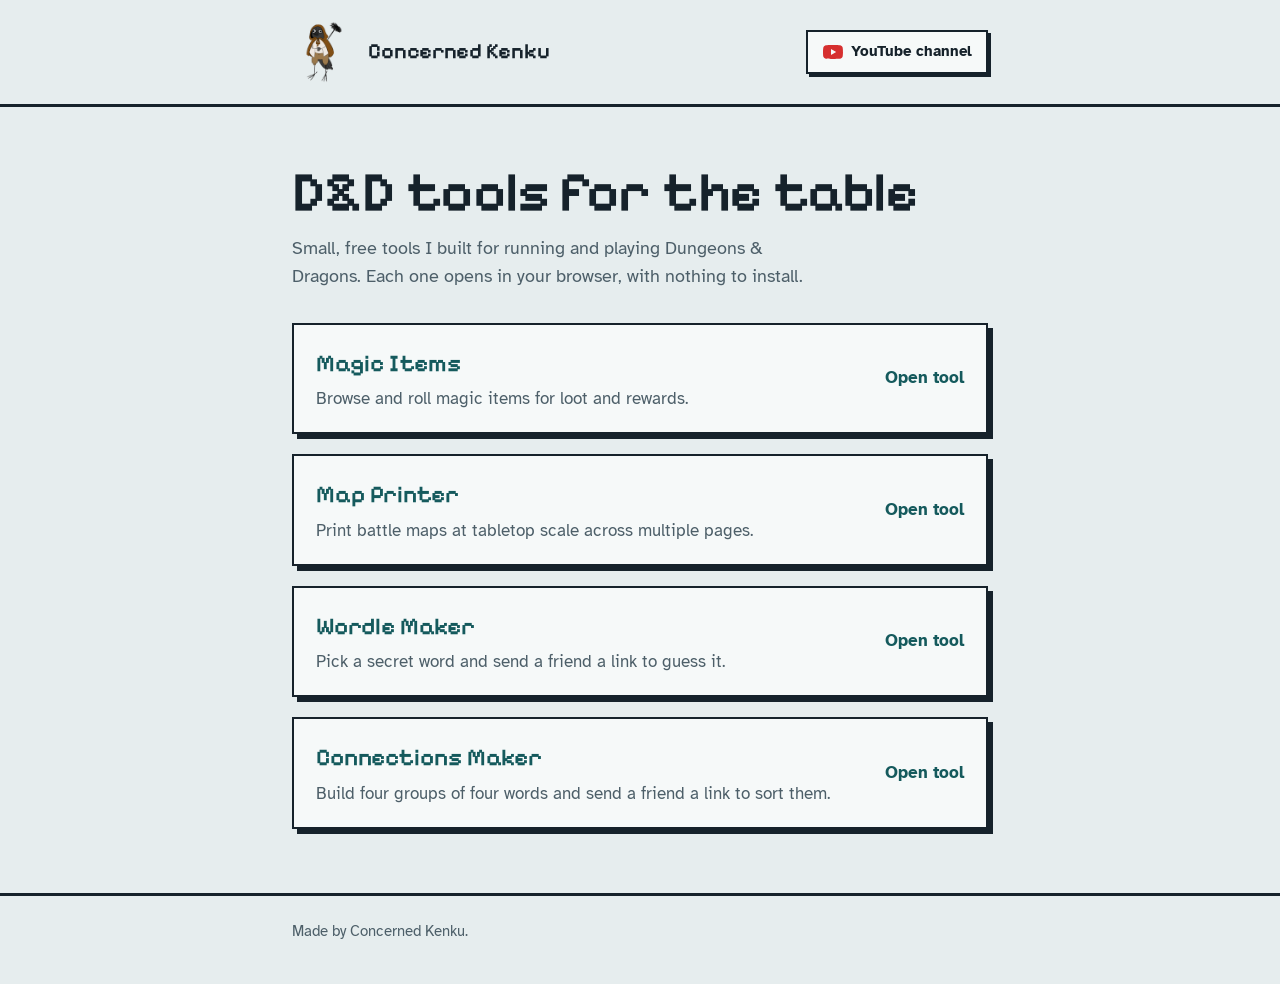
<file: index.html>
<!DOCTYPE html>
<html lang="en">
<head>
  <meta charset="utf-8">
  <meta name="viewport" content="width=device-width, initial-scale=1">
  <title>Concerned Kenku – D&amp;D Tools</title>
  <meta name="description" content="Free tools for Dungeons &amp; Dragons games, made by Concerned Kenku.">
  <link rel="icon" href="assets/kenkutrim.png">
  <link rel="preconnect" href="https://fonts.googleapis.com">
  <link rel="preconnect" href="https://fonts.gstatic.com" crossorigin>
  <link href="https://fonts.googleapis.com/css2?family=Atkinson+Hyperlegible:wght@400;700&family=Pixelify+Sans:wght@500;600&display=swap" rel="stylesheet">
  <link rel="stylesheet" href="assets/style.css">
</head>
<body>

  <header class="site-header">
    <div class="wrap">
      <a class="brand" href="./">
        <img src="assets/kenkutrim.png" alt="">
        <span>Concerned Kenku</span>
      </a>
      <!-- Replace the href with your channel URL -->
      <a class="yt-link" href="https://www.youtube.com/@YOUR_CHANNEL" target="_blank" rel="noopener">
        <svg viewBox="0 0 24 24" aria-hidden="true"><path d="M23.5 6.2a3 3 0 0 0-2.1-2.1C19.5 3.6 12 3.6 12 3.6s-7.5 0-9.4.5A3 3 0 0 0 .5 6.2C0 8.1 0 12 0 12s0 3.9.5 5.8a3 3 0 0 0 2.1 2.1c1.9.5 9.4.5 9.4.5s7.5 0 9.4-.5a3 3 0 0 0 2.1-2.1c.5-1.9.5-5.8.5-5.8s0-3.9-.5-5.8zM9.6 15.6V8.4l6.2 3.6-6.2 3.6z"/></svg>
        <span>YouTube channel</span>
      </a>
    </div>
  </header>

  <main class="wrap">
    <section class="intro">
      <h1>D&amp;D tools for the table</h1>
      <p>Small, free tools I built for running and playing Dungeons &amp; Dragons. Each one opens in your browser, with nothing to install.</p>
    </section>

    <ul class="tools">
      <li>
        <a class="tool" href="tools/magicitems.html">
          <h2>Magic Items</h2>
          <p>Browse and roll magic items for loot and rewards.</p>
          <span class="open">Open tool</span>
        </a>
      </li>
      <li>
        <a class="tool" href="tools/mapprinter.html">
          <h2>Map Printer</h2>
          <p>Print battle maps at tabletop scale across multiple pages.</p>
          <span class="open">Open tool</span>
        </a>
      </li>
      <li>
        <a class="tool" href="tools/wordle.html">
          <h2>Wordle Maker</h2>
          <p>Pick a secret word and send a friend a link to guess it.</p>
          <span class="open">Open tool</span>
        </a>
      </li>
      <li>
        <a class="tool" href="tools/connections.html">
          <h2>Connections Maker</h2>
          <p>Build four groups of four words and send a friend a link to sort them.</p>
          <span class="open">Open tool</span>
        </a>
      </li>
      <!-- To add a tool, copy one <li> block above and change the link, name and description -->
    </ul>
  </main>

  <footer class="site-footer">
    <div class="wrap">Made by Concerned Kenku.</div>
  </footer>

</body>
</html>
</file>
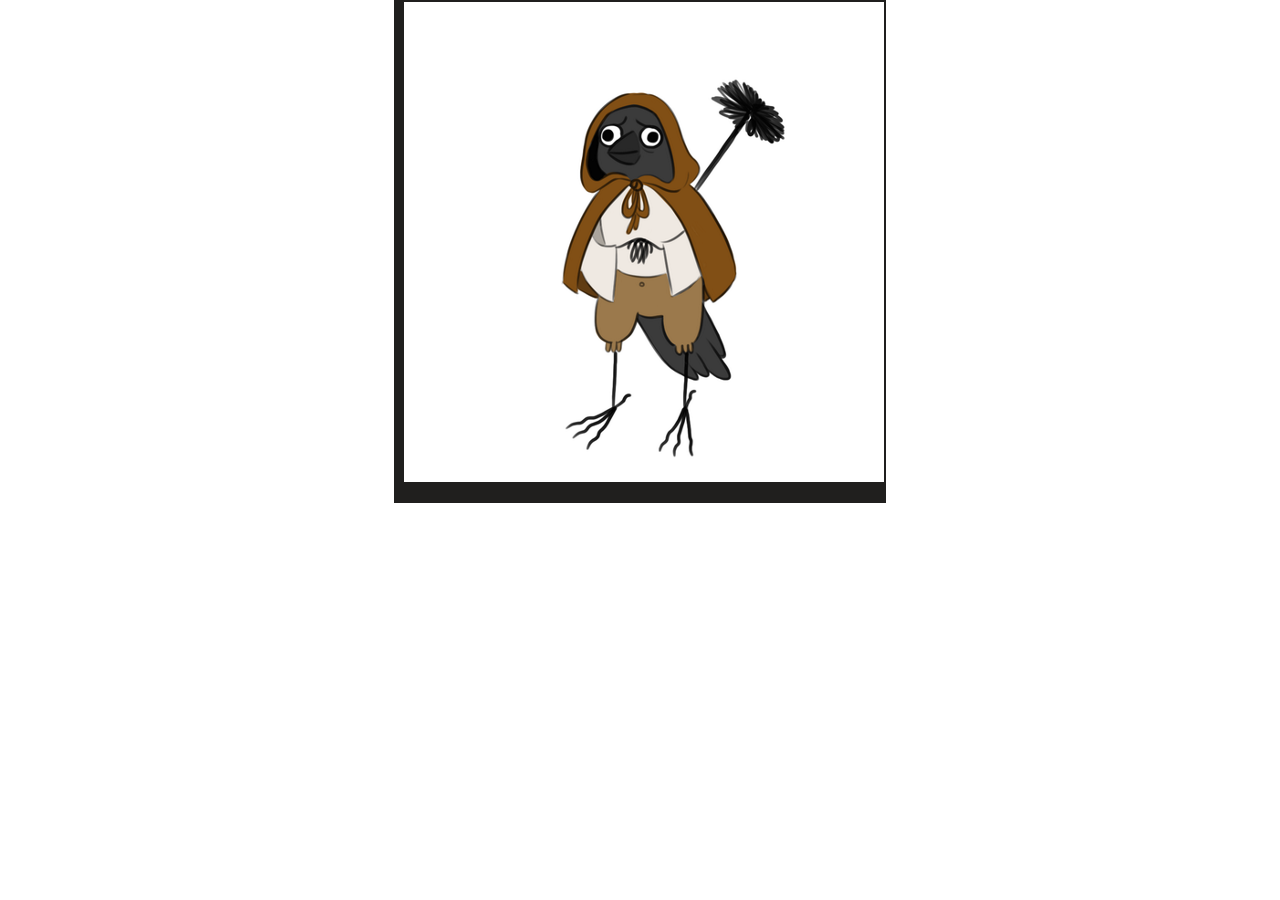
<file: main.html>
<!DOCTYPE html>
<html lang="en">
<head>
    <meta charset="UTF-8">
    <title>Kenku</title>
    <style>
        body {
            margin: 0;
            text-align: center;
        }

        img {
            max-width: 100%;
            height: auto;
        }
    </style>
</head>
<body>

    <img src="assets/Kenkufull.png" alt="Kenku">

</body>
</html>
</file>
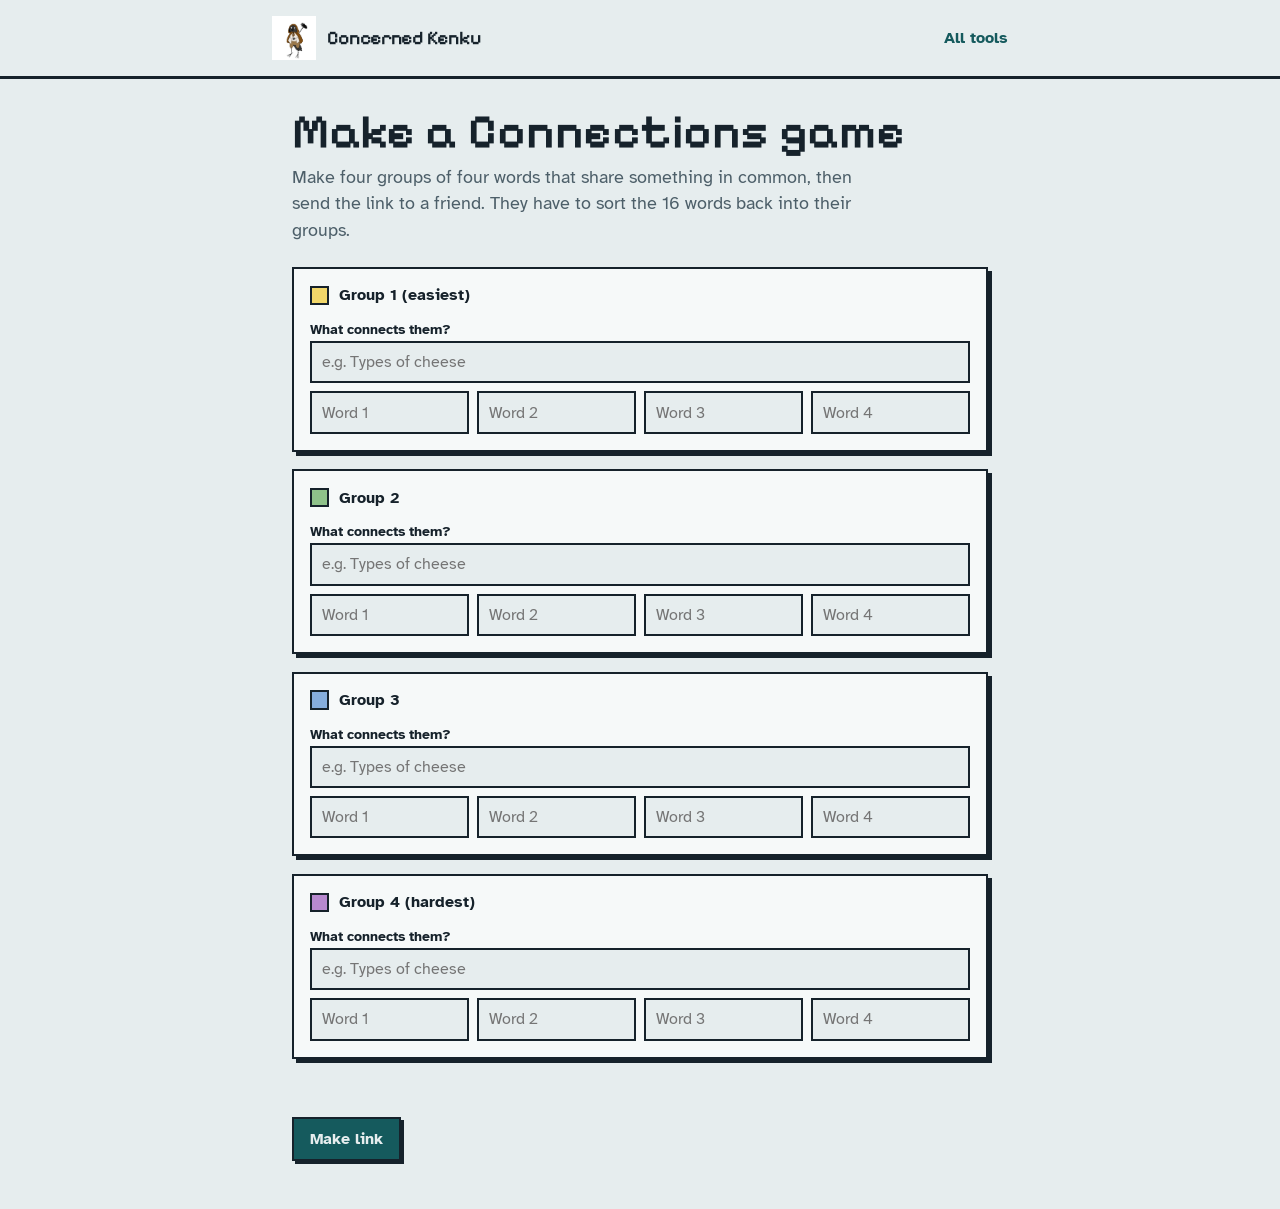
<file: tools/connections.html>
<!DOCTYPE html>
<html lang="en">
<head>
<meta charset="UTF-8">
<meta name="viewport" content="width=device-width, initial-scale=1, viewport-fit=cover">
<title>Make a Connections Game – Concerned Kenku</title>
<link rel="icon" href="../assets/Kenku.png">
<link rel="preconnect" href="https://fonts.googleapis.com">
<link rel="preconnect" href="https://fonts.gstatic.com" crossorigin>
<link href="https://fonts.googleapis.com/css2?family=Atkinson+Hyperlegible:wght@400;700&family=Pixelify+Sans:wght@500;600&display=swap" rel="stylesheet">
<style>
  :root{
    --bg:#e6edee; --surface:#f6f9f9; --ink:#16222b; --muted:#4d5f69;
    --teal:#1f7f82; --teal-dark:#155a5d; --line:#16222b;
    --g0:#f1d76a; --g1:#8fc28a; --g2:#86aedd; --g3:#b789cf; --gink:#16222b;
    color-scheme:light;
  }
  @media (prefers-color-scheme: dark){
    :root{ --bg:#131c22; --surface:#1b2830; --ink:#e4eef0; --muted:#9fb2ba; --teal:#4cc3c3; --teal-dark:#7fdada; --line:#4cc3c3; color-scheme:dark; }
  }
  *{box-sizing:border-box;}
  [hidden]{ display:none !important; }
  body{ margin:0; background:var(--bg); color:var(--ink); font-family:'Atkinson Hyperlegible',system-ui,-apple-system,'Segoe UI',sans-serif; font-size:1rem; line-height:1.5; }
  :focus-visible{ outline:3px solid var(--teal); outline-offset:2px; }

  .site-header{ padding:1rem 1.25rem; border-bottom:3px solid var(--line); }
  .site-header .inner{ max-width:46rem; margin:0 auto; display:flex; align-items:center; justify-content:space-between; gap:1rem; }
  .brand{ display:flex; align-items:center; gap:.7rem; color:inherit; text-decoration:none; font-family:'Pixelify Sans','Courier New',monospace; font-size:1.2rem; font-weight:600; }
  .brand img{ height:44px; width:auto; max-width:44px; object-fit:contain; display:block; }
  .back{ font-weight:700; color:var(--teal-dark); text-decoration:none; }
  .back:hover{ text-decoration:underline; }

  main{ max-width:46rem; margin:0 auto; padding:1.75rem 1.25rem 3rem; }
  h1{ margin:0 0 .4rem; font-family:'Pixelify Sans','Courier New',monospace; font-size:clamp(2rem,7vw,3rem); line-height:1.05; font-weight:600; }
  .sub{ margin:0 0 1.5rem; color:var(--muted); font-size:1.1rem; max-width:36rem; }

  button, .btn{
    font:inherit; font-weight:700; cursor:pointer; padding:.5rem 1rem; text-decoration:none; display:inline-block;
    color:var(--bg); background:var(--teal-dark); border:2px solid var(--line); border-radius:0;
    box-shadow:3px 3px 0 var(--line); transition:transform .1s, box-shadow .1s;
  }
  button:hover:not(:disabled), .btn:hover{ transform:translate(2px,2px); box-shadow:1px 1px 0 var(--line); }
  button:disabled{ opacity:.5; cursor:default; }
  button.secondary, .btn.secondary{ color:var(--ink); background:var(--surface); }
  .row{ display:flex; flex-wrap:wrap; gap:.75rem; align-items:center; }
  .row.center{ justify-content:center; }

  /* create */
  .groups{ display:grid; gap:1.1rem; margin-bottom:1.25rem; }
  .group{ background:var(--surface); border:2px solid var(--line); box-shadow:4px 4px 0 var(--line); padding:.9rem 1rem 1rem; }
  .group h2{ margin:0 0 .6rem; font-size:1rem; display:flex; align-items:center; gap:.6rem; }
  .swatch{ width:1.2rem; height:1.2rem; border:2px solid var(--line); display:inline-block; }
  .words{ display:grid; grid-template-columns:repeat(4,1fr); gap:.5rem; margin-top:.5rem; }
  @media (max-width:34rem){ .words{ grid-template-columns:repeat(2,1fr); } }
  input[type=text]{ width:100%; font:inherit; padding:.45rem .6rem; background:var(--bg); color:var(--ink); border:2px solid var(--line); border-radius:0; }
  .error{ color:#c0392b; font-weight:700; margin:.2rem 0 1rem; min-height:1.4em; }
  @media (prefers-color-scheme: dark){ .error{ color:#ff8a7a; } }
  .linkbox{ margin-top:1.5rem; padding:1.1rem; background:var(--surface); border:2px solid var(--line); box-shadow:4px 4px 0 var(--line); }
  .linkbox label{ display:block; font-weight:700; margin-bottom:.4rem; }
  .note{ color:var(--muted); font-size:.9rem; margin:.8rem 0 0; }

  /* play */
  .toast{ min-height:1.6em; text-align:center; font-weight:700; margin:0 0 .6rem; }
  .solved{ display:grid; gap:8px; margin-bottom:8px; }
  .banner{ padding:.7rem .5rem; text-align:center; color:var(--gink); border:2px solid var(--line); animation:pop .45s ease-out both; }
  .banner b{ display:block; text-transform:uppercase; letter-spacing:.03em; }
  .banner span{ display:block; text-transform:uppercase; font-size:.9rem; }
  .banner.g0{ background:var(--g0); } .banner.g1{ background:var(--g1); } .banner.g2{ background:var(--g2); } .banner.g3{ background:var(--g3); }
  @keyframes pop{ from{ opacity:0; transform:translateY(-8px) scale(.98); } to{ opacity:1; transform:none; } }
  .board{ display:grid; grid-template-columns:repeat(4,1fr); gap:8px; }
  .tile{
    height:4.4rem; padding:.25rem; display:flex; align-items:center; justify-content:center; text-align:center;
    font:inherit; font-weight:700; text-transform:uppercase; font-size:clamp(.7rem,2.8vw,1rem); line-height:1.15; overflow-wrap:anywhere;
    color:var(--ink); background:var(--surface); border:2px solid var(--line); box-shadow:2px 2px 0 var(--line);
  }
  .tile.sel{ background:var(--teal-dark); color:var(--bg); transform:translate(2px,2px); box-shadow:0 0 0 var(--line); }
  .tile.shake{ animation:shake .4s; }
  @keyframes shake{ 0%,100%{ transform:translateX(0); } 20%,60%{ transform:translateX(-6px); } 40%,80%{ transform:translateX(6px); } }
  .lives{ display:flex; gap:.5rem; justify-content:center; align-items:center; margin:1.1rem 0; color:var(--muted); font-weight:700; }
  .dot{ width:.9rem; height:.9rem; border-radius:50%; background:var(--teal-dark); border:2px solid var(--line); }
  .dot.gone{ background:transparent; opacity:.4; }
  .result{ text-align:center; margin:1.5rem auto 0; max-width:28rem; }
  .result h2{ margin:0 0 .3rem; font-family:'Pixelify Sans','Courier New',monospace; font-size:1.6rem; font-weight:600; }

  @media (prefers-reduced-motion: reduce){ .banner, .tile.shake{ animation:none; } button, .btn{ transition:none; } }
</style>
</head>
<body>

<header class="site-header">
  <div class="inner">
    <a class="brand" href="../index.html">
      <img src="../assets/Kenku.png" alt="">
      <span>Concerned Kenku</span>
    </a>
    <a class="back" href="../index.html">All tools</a>
  </div>
</header>

<main>

  <!-- CREATE -->
  <section id="create">
    <h1>Make a Connections game</h1>
    <p class="sub">Make four groups of four words that share something in common, then send the link to a friend. They have to sort the 16 words back into their groups.</p>
    <div class="groups" id="groups"></div>
    <p class="error" id="createError" role="alert"></p>
    <div class="row"><button id="makeBtn">Make link</button></div>
    <div class="linkbox" id="linkBox" hidden>
      <label for="linkOut">Share this link</label>
      <input type="text" id="linkOut" readonly>
      <div class="row" style="margin-top:.9rem">
        <button id="copyBtn">Copy link</button>
        <a class="btn secondary" id="tryLink" href="#">Try it yourself</a>
      </div>
      <p class="note">The whole puzzle is stored inside the link, so it gets long. The answers are scrambled, but anyone determined enough could still decode them.</p>
    </div>
  </section>

  <!-- PLAY -->
  <section id="play" hidden>
    <h1>Connections</h1>
    <p class="sub">Pick four words that go together, then press Submit. You can make four mistakes.</p>
    <p class="toast" id="toast" role="status" aria-live="polite"></p>
    <div class="solved" id="solved"></div>
    <div class="board" id="board"></div>
    <div class="lives" id="lives" aria-live="polite"></div>
    <div class="row center" id="controls">
      <button class="secondary" id="shuffleBtn">Shuffle</button>
      <button class="secondary" id="clearBtn">Deselect all</button>
      <button id="submitBtn" disabled>Submit</button>
    </div>
    <div class="result" id="result" hidden>
      <h2 id="resultTitle"></h2>
      <p class="sub" id="resultText" style="margin:0 auto 1rem"></p>
      <div class="row center">
        <button id="shareBtn">Copy my result</button>
        <a class="btn secondary" href="connections.html">Make your own</a>
      </div>
    </div>
  </section>

</main>

<script>
(function(){
  const $ = id => document.getElementById(id);
  const MAX_MISTAKES = 4;
  const NAMES = ['Group 1 (easiest)','Group 2','Group 3','Group 4 (hardest)'];
  const EMOJI = ['🟨','🟩','🟦','🟪'];

  /* ---------- link encoding: the puzzle as JSON, scrambled byte by byte, then base64url ---------- */
  function b64u(bytes){ let s=''; bytes.forEach(b=>{ s+=String.fromCharCode(b); }); return btoa(s).replace(/\+/g,'-').replace(/\//g,'_').replace(/=+$/,''); }
  function unb64u(str){ str=str.replace(/-/g,'+').replace(/_/g,'/'); while(str.length%4) str+='='; const bin=atob(str); return Uint8Array.from(bin, c=>c.charCodeAt(0)); }
  function encode(puz){
    const data = new TextEncoder().encode(JSON.stringify(puz));
    const key = 1 + Math.floor(Math.random()*255);
    const out = new Uint8Array(data.length+1); out[0] = key;
    for(let i=0;i<data.length;i++) out[i+1] = data[i] ^ ((key + i*31) & 255);
    return b64u(out);
  }
  function decode(code){
    try{
      const raw = unb64u(code), key = raw[0], data = new Uint8Array(raw.length-1);
      for(let i=0;i<data.length;i++) data[i] = raw[i+1] ^ ((key + i*31) & 255);
      const puz = JSON.parse(new TextDecoder().decode(data));
      if(!Array.isArray(puz) || puz.length!==4) return null;
      for(const g of puz){ if(!Array.isArray(g) || g.length!==5 || g.some(x=>typeof x!=='string' || !x.trim())) return null; }
      return puz;
    }catch(e){ return null; }
  }
  const codeFromHash = () => location.hash.replace(/^#\/?/, '');

  /* ---------- create ---------- */
  const groupsEl = $('groups');
  for(let g=0; g<4; g++){
    const d = document.createElement('div'); d.className = 'group';
    d.innerHTML = '<h2><span class="swatch" style="background:var(--g'+g+')"></span>'+NAMES[g]+'</h2>'+
      '<label class="sr" for="t'+g+'" style="font-size:.9rem;font-weight:700">What connects them?</label>'+
      '<input type="text" id="t'+g+'" maxlength="40" autocomplete="off" placeholder="e.g. Types of cheese">'+
      '<div class="words">'+[0,1,2,3].map(w=>'<input type="text" id="w'+g+'_'+w+'" maxlength="24" autocomplete="off" aria-label="Word '+(w+1)+' of group '+(g+1)+'" placeholder="Word '+(w+1)+'">').join('')+'</div>';
    groupsEl.appendChild(d);
  }
  function showCreate(msg){
    $('play').hidden = true; $('create').hidden = false;
    document.title = 'Make a Connections Game – Concerned Kenku';
    $('createError').textContent = msg || '';
  }
  $('makeBtn').addEventListener('click', ()=>{
    const puz = [], seen = new Set();
    for(let g=0; g<4; g++){
      const t = $('t'+g).value.trim();
      const ws = [0,1,2,3].map(w=>$('w'+g+'_'+w).value.trim());
      if(!t){ $('createError').textContent = 'Group '+(g+1)+' needs a title.'; return; }
      for(const w of ws){
        if(!w){ $('createError').textContent = 'Group '+(g+1)+' needs all four words.'; return; }
        const k = w.toLowerCase();
        if(seen.has(k)){ $('createError').textContent = '"'+w+'" is used twice. Every word must be different.'; return; }
        seen.add(k);
      }
      puz.push([t, ...ws]);
    }
    $('createError').textContent = '';
    const url = location.origin + location.pathname + '#' + encode(puz);
    $('linkOut').value = url; $('tryLink').href = url; $('linkBox').hidden = false;
    $('linkOut').select();
  });
  $('copyBtn').addEventListener('click', async ()=>{
    try{ await navigator.clipboard.writeText($('linkOut').value); }
    catch(e){ $('linkOut').select(); document.execCommand('copy'); }
    $('copyBtn').textContent = 'Copied!'; setTimeout(()=> $('copyBtn').textContent = 'Copy link', 1500);
  });
  $('tryLink').addEventListener('click', ()=>{ setTimeout(route, 0); });

  /* ---------- play ---------- */
  let puz, tiles, remaining, selected, solved, mistakes, over, guessed, log;
  const board = $('board'), toast = $('toast');
  const say = m => { toast.textContent = m; };

  function shuffle(a){ for(let i=a.length-1;i>0;i--){ const j=Math.floor(Math.random()*(i+1)); [a[i],a[j]]=[a[j],a[i]]; } return a; }

  function startGame(p){
    puz = p; tiles = []; 
    p.forEach((g,gi)=>{ for(let w=1; w<=4; w++) tiles.push({id:tiles.length, text:g[w], g:gi}); });
    remaining = shuffle(tiles.slice()); selected = new Set(); solved = []; mistakes = 0; over = false; guessed = new Set(); log = [];
    $('create').hidden = true; $('play').hidden = false; $('result').hidden = true; $('controls').hidden = false;
    document.title = 'Connections – Concerned Kenku';
    $('solved').innerHTML = ''; say('');
    renderBoard(); renderLives(); updateButtons();
  }
  function renderBoard(){
    board.innerHTML = '';
    remaining.forEach(t=>{
      const b = document.createElement('button');
      b.type = 'button'; b.className = 'tile' + (selected.has(t.id) ? ' sel' : ''); b.textContent = t.text; b.dataset.id = t.id;
      b.setAttribute('aria-pressed', selected.has(t.id));
      b.addEventListener('click', ()=> toggle(t.id, b));
      board.appendChild(b);
    });
  }
  function toggle(id, el){
    if(over) return;
    if(selected.has(id)){ selected.delete(id); }
    else { if(selected.size>=4) return; selected.add(id); }
    el.classList.toggle('sel', selected.has(id)); el.setAttribute('aria-pressed', selected.has(id));
    say(''); updateButtons();
  }
  function updateButtons(){
    $('submitBtn').disabled = over || selected.size!==4;
    $('clearBtn').disabled = over || selected.size===0;
    $('shuffleBtn').disabled = over;
  }
  function renderLives(){
    const l = $('lives'); l.innerHTML = 'Mistakes left: ';
    for(let i=0;i<MAX_MISTAKES;i++){ const d=document.createElement('span'); d.className='dot'+(i>=MAX_MISTAKES-mistakes?' gone':''); l.appendChild(d); }
  }
  function addBanner(gi){
    const g = puz[gi], d = document.createElement('div');
    d.className = 'banner g'+gi;
    const b = document.createElement('b'); b.textContent = g[0];
    const s = document.createElement('span'); s.textContent = g.slice(1).join(', ');
    d.appendChild(b); d.appendChild(s); $('solved').appendChild(d);
  }
  function solveGroup(gi){
    remaining = remaining.filter(t=>t.g!==gi);
    selected = new Set(); solved.push(gi); addBanner(gi); renderBoard(); updateButtons();
  }

  $('shuffleBtn').addEventListener('click', ()=>{ if(over) return; shuffle(remaining); renderBoard(); });
  $('clearBtn').addEventListener('click', ()=>{ selected = new Set(); say(''); renderBoard(); updateButtons(); });
  $('submitBtn').addEventListener('click', ()=>{
    if(over || selected.size!==4) return;
    const ids = Array.from(selected).sort((a,b)=>a-b), key = ids.join(',');
    if(guessed.has(key)){ say('You already guessed that'); return; }
    guessed.add(key);
    const gs = ids.map(id=>tiles[id].g), counts = [0,0,0,0];
    gs.forEach(g=>counts[g]++);
    log.push(gs.slice().sort((a,b)=>a-b));
    const full = counts.indexOf(4);
    if(full>=0){
      say('');
      solveGroup(full);
      if(solved.length===4) finish(true);
      return;
    }
    mistakes++; renderLives();
    say(Math.max.apply(null,counts)===3 ? 'One away!' : 'Not quite');
    board.querySelectorAll('.tile.sel').forEach(el=>{ el.classList.remove('shake'); void el.offsetWidth; el.classList.add('shake'); });
    if(mistakes>=MAX_MISTAKES){
      over = true; updateButtons();
      setTimeout(()=>{
        selected = new Set();
        const left = [0,1,2,3].filter(g=>solved.indexOf(g)<0);
        left.forEach((g,i)=> setTimeout(()=>{ solved.push(g); remaining = remaining.filter(t=>t.g!==g); addBanner(g); renderBoard(); if(i===left.length-1) finish(false); }, i*450));
      }, 500);
    } else {
      setTimeout(()=>{ selected = new Set(); renderBoard(); updateButtons(); }, 450);
    }
  });

  function finish(won){
    over = true; updateButtons(); $('controls').hidden = true;
    $('result').hidden = false;
    if(won){
      $('resultTitle').textContent = mistakes===0 ? 'Perfect!' : 'You got them all!';
      $('resultText').textContent = 'You made ' + mistakes + (mistakes===1 ? ' mistake.' : ' mistakes.');
    } else {
      $('resultTitle').textContent = 'Out of mistakes';
      $('resultText').textContent = 'Here are the groups you were looking for.';
    }
    $('result').scrollIntoView({behavior:'smooth', block:'nearest'});
  }
  $('shareBtn').addEventListener('click', async ()=>{
    const rows = log.map(r=>r.map(g=>EMOJI[g]).join(''));
    const text = 'Connections\n' + rows.join('\n') + '\n' + location.origin + location.pathname;
    try{ await navigator.clipboard.writeText(text); $('shareBtn').textContent = 'Copied!'; }
    catch(e){ $('shareBtn').textContent = 'Copy failed'; }
    setTimeout(()=> $('shareBtn').textContent = 'Copy my result', 1500);
  });

  /* ---------- routing ---------- */
  function route(){
    const code = codeFromHash();
    if(!code){ showCreate(); return; }
    const p = decode(code);
    if(!p){ showCreate('That link doesn\'t look right. You can make a new one here.'); return; }
    startGame(p);
  }
  window.addEventListener('hashchange', route);
  route();
})();
</script>
</body>
</html>
</file>
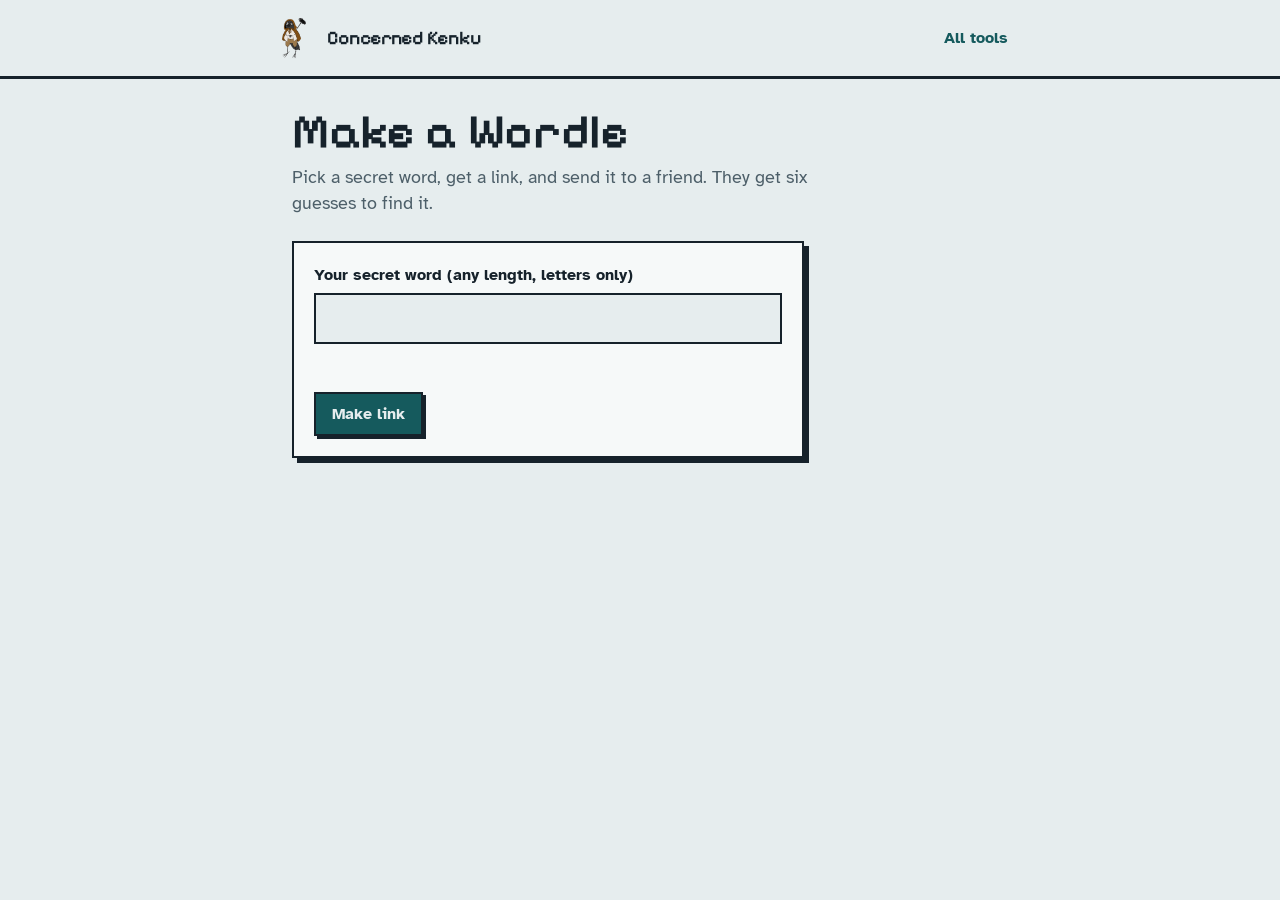
<file: tools/wordle.html>
<!DOCTYPE html>
<html lang="en">
<head>
<meta charset="UTF-8">
<meta name="viewport" content="width=device-width, initial-scale=1, viewport-fit=cover">
<title>Make a Wordle – Concerned Kenku</title>
<link rel="icon" href="../assets/kenkutrim.png">
<link rel="preconnect" href="https://fonts.googleapis.com">
<link rel="preconnect" href="https://fonts.gstatic.com" crossorigin>
<link href="https://fonts.googleapis.com/css2?family=Atkinson+Hyperlegible:wght@400;700&family=Pixelify+Sans:wght@500;600&display=swap" rel="stylesheet">
<style>
  :root{
    --bg:#e6edee; --surface:#f6f9f9; --ink:#16222b; --muted:#4d5f69;
    --teal:#1f7f82; --teal-dark:#155a5d; --line:#16222b;
    --ok:#1f7f82; --ok-ink:#fff; --near:#d9a92a; --near-ink:#16222b; --miss:#5b6b73; --miss-ink:#fff;
    color-scheme:light;
  }
  @media (prefers-color-scheme: dark){
    :root{ --bg:#131c22; --surface:#1b2830; --ink:#e4eef0; --muted:#9fb2ba; --teal:#4cc3c3; --teal-dark:#7fdada; --line:#4cc3c3;
      --ok:#1f8f92; --miss:#3a4b54; color-scheme:dark; }
  }
  *{box-sizing:border-box;}
  body{ margin:0; background:var(--bg); color:var(--ink); font-family:'Atkinson Hyperlegible',system-ui,-apple-system,'Segoe UI',sans-serif; font-size:1rem; line-height:1.5; }
  :focus-visible{ outline:3px solid var(--teal); outline-offset:2px; }

  .site-header{ padding:1rem 1.25rem; border-bottom:3px solid var(--line); }
  .site-header .inner{ max-width:46rem; margin:0 auto; display:flex; align-items:center; justify-content:space-between; gap:1rem; }
  .brand{ display:flex; align-items:center; gap:.7rem; color:inherit; text-decoration:none; font-family:'Pixelify Sans','Courier New',monospace; font-size:1.2rem; font-weight:600; }
  .brand img{ height:44px; width:auto; max-width:44px; object-fit:contain; display:block; }
  .back{ font-weight:700; color:var(--teal-dark); text-decoration:none; }
  .back:hover{ text-decoration:underline; }

  main{ max-width:46rem; margin:0 auto; padding:1.75rem 1.25rem 3rem; }
  h1{ margin:0 0 .4rem; font-family:'Pixelify Sans','Courier New',monospace; font-size:clamp(2rem,7vw,3rem); line-height:1.05; font-weight:600; }
  .sub{ margin:0 0 1.5rem; color:var(--muted); font-size:1.1rem; max-width:34rem; }
  [hidden]{ display:none !important; }

  .panel{ background:var(--surface); border:2px solid var(--line); box-shadow:5px 5px 0 var(--line); padding:1.25rem; max-width:32rem; }
  label{ display:block; font-weight:700; margin-bottom:.4rem; }
  input[type=text]{ width:100%; font:inherit; font-size:1.3rem; letter-spacing:.2em; text-transform:uppercase; padding:.5rem .7rem; background:var(--bg); color:var(--ink); border:2px solid var(--line); border-radius:0; }
  .row{ display:flex; flex-wrap:wrap; gap:.75rem; margin-top:1rem; align-items:center; }
  button, .btn{
    font:inherit; font-weight:700; cursor:pointer; padding:.5rem 1rem; text-decoration:none; display:inline-block;
    color:var(--bg); background:var(--teal-dark); border:2px solid var(--line); border-radius:0;
    box-shadow:3px 3px 0 var(--line); transition:transform .1s, box-shadow .1s;
  }
  button:hover, .btn:hover{ transform:translate(2px,2px); box-shadow:1px 1px 0 var(--line); }
  button.secondary, .btn.secondary{ color:var(--ink); background:var(--surface); }
  .error{ color:#c0392b; font-weight:700; margin:.6rem 0 0; min-height:1.4em; }
  @media (prefers-color-scheme: dark){ .error{ color:#ff8a7a; } }
  .linkbox{ margin-top:1.25rem; padding-top:1.25rem; border-top:2px dashed var(--line); }
  .note{ color:var(--muted); font-size:.9rem; margin:.9rem 0 0; }

  /* game */
  .toast{ min-height:1.6em; text-align:center; font-weight:700; margin:0 0 .75rem; }
  .board{ display:grid; gap:6px; justify-content:center; margin:0 auto 1.5rem; --len:5;
    --tile:max(1.7rem, min(3.8rem, calc((min(100vw, 30rem) - 3rem - (var(--len) - 1) * 6px) / var(--len))));
    justify-content:safe center; overflow-x:auto; max-width:100%; padding-bottom:.25rem; }
  .rowg{ display:grid; grid-template-columns:repeat(var(--len), var(--tile)); gap:6px; }
  .tile{ height:var(--tile); display:flex; align-items:center; justify-content:center; font-family:'Atkinson Hyperlegible',system-ui,-apple-system,'Segoe UI',sans-serif; font-size:calc(var(--tile) * .5); font-weight:700; text-transform:uppercase;
    background:var(--surface); border:2px solid var(--muted); color:var(--ink); backface-visibility:hidden; will-change:transform; }
  .tile.filled{ border-color:var(--line); }
  .tile.c{ --res-bg:var(--ok);   --res-ink:var(--ok-ink); }
  .tile.p{ --res-bg:var(--near); --res-ink:var(--near-ink); }
  .tile.a{ --res-bg:var(--miss); --res-ink:var(--miss-ink); }
  .tile.c, .tile.p, .tile.a{ background:var(--res-bg); color:var(--res-ink); border-color:transparent;
    animation:reveal .6s ease-in-out both; animation-delay:calc(var(--i) * var(--step, 250ms)); }
  /* the colour only changes while the tile is edge-on, so it never shows before the spin */
  @keyframes reveal{
    0%   { transform:scaleY(1); background:var(--surface); color:var(--ink); border-color:var(--line); }
    49%  { transform:scaleY(0); background:var(--surface); color:var(--ink); border-color:var(--line); }
    50%  { transform:scaleY(0); background:var(--res-bg);  color:var(--res-ink); border-color:transparent; }
    100% { transform:scaleY(1); background:var(--res-bg);  color:var(--res-ink); border-color:transparent; }
  }
  .rowg.shake{ animation:shake .4s; }
  @keyframes shake{ 0%,100%{ transform:translateX(0); } 20%,60%{ transform:translateX(-6px); } 40%,80%{ transform:translateX(6px); } }

  .kb{ display:grid; gap:6px; max-width:30rem; margin:0 auto; }
  .kbrow{ display:flex; gap:5px; justify-content:center; }
  .key{ flex:1 1 0; min-width:0; height:3.2rem; padding:0; font-size:.95rem; color:var(--ink); background:var(--surface); box-shadow:2px 2px 0 var(--line); }
  .key.wide{ flex:1.6 1 0; font-size:.8rem; }
  .key.c{ background:var(--ok); color:var(--ok-ink); }
  .key.p{ background:var(--near); color:var(--near-ink); }
  .key.a{ background:var(--miss); color:var(--miss-ink); opacity:.85; }

  .result{ text-align:center; margin:1.5rem auto 0; max-width:28rem; }
  .result h2{ margin:0 0 .3rem; font-family:'Pixelify Sans','Courier New',monospace; font-size:1.6rem; font-weight:600; }
  .result .row{ justify-content:center; }

  @media (prefers-reduced-motion: reduce){ .tile, .rowg.shake{ animation:none !important; } button, .btn{ transition:none; } }
</style>
</head>
<body>

<header class="site-header">
  <div class="inner">
    <a class="brand" href="../index.html">
      <img src="../assets/kenkutrim.png" alt="">
      <span>Concerned Kenku</span>
    </a>
    <a class="back" href="../index.html">All tools</a>
  </div>
</header>

<main>

  <!-- CREATE MODE -->
  <section id="create">
    <h1>Make a Wordle</h1>
    <p class="sub">Pick a secret word, get a link, and send it to a friend. They get six guesses to find it.</p>
    <div class="panel">
      <label for="wordInput">Your secret word (any length, letters only)</label>
      <input type="text" id="wordInput" autocomplete="off" autocapitalize="off" spellcheck="false">
      <p class="error" id="createError" role="alert"></p>
      <div class="row"><button id="makeBtn">Make link</button></div>
      <div class="linkbox" id="linkBox" hidden>
        <label for="linkOut">Share this link</label>
        <input type="text" id="linkOut" readonly style="letter-spacing:0; text-transform:none; font-size:1rem;">
        <div class="row">
          <button id="copyBtn">Copy link</button>
          <a class="btn secondary" id="tryLink" href="#">Try it yourself</a>
        </div>
        <p class="note">The word is scrambled inside the link, so it isn't readable at a glance. Anyone determined enough could still decode it.</p>
      </div>
    </div>
  </section>

  <!-- PLAY MODE -->
  <section id="play" hidden>
    <h1>Wordle</h1>
    <p class="sub" id="playSub"></p>
    <p class="toast" id="toast" role="status" aria-live="polite"></p>
    <div class="board" id="board" aria-label="Guess board"></div>
    <div class="kb" id="kb"></div>
    <div class="result" id="result" hidden>
      <h2 id="resultTitle"></h2>
      <p id="resultText" class="sub" style="margin:0 auto 1rem;"></p>
      <div class="row">
        <button id="shareBtn">Copy my result</button>
        <a class="btn secondary" href="wordle.html">Make your own</a>
      </div>
    </div>
  </section>

</main>

<script>
(function(){
  const $ = id => document.getElementById(id);
  const A = 'abcdefghijklmnopqrstuvwxyz';
  const MAX_TRIES = 6;

  /* ---------- link encoding: a salt letter, then each letter shifted by a different amount ---------- */
  function encode(word){
    const salt = Math.floor(Math.random()*26);
    let out = A[salt];
    for(let i=0;i<word.length;i++){
      out += A[(A.indexOf(word[i]) + salt + i*7 + 3) % 26];
    }
    return out;
  }
  function decode(code){
    if(!/^[a-z]{2,}$/.test(code)) return null;
    const salt = A.indexOf(code[0]);
    let out = '';
    for(let i=1;i<code.length;i++){
      out += A[(((A.indexOf(code[i]) - salt - (i-1)*7 - 3) % 26) + 26) % 26];
    }
    return out;
  }
  function codeFromHash(){
    return location.hash.replace(/^#\/?/, '').replace(/^\?/, '').toLowerCase();
  }

  /* ---------- create mode ---------- */
  function showCreate(msg){
    $('play').hidden = true; $('create').hidden = false;
    document.title = 'Make a Wordle – Concerned Kenku';
    $('createError').textContent = msg || '';
  }
  $('makeBtn').addEventListener('click', ()=>{
    const w = $('wordInput').value.trim().toLowerCase();
    if(!/^[a-z]+$/.test(w)){ $('createError').textContent = 'Use letters A to Z only, with no spaces.'; return; }
    $('createError').textContent = '';
    const url = location.origin + location.pathname + '#' + encode(w);
    $('linkOut').value = url;
    $('tryLink').href = url;
    $('linkBox').hidden = false;
    $('linkOut').select();
  });
  $('wordInput').addEventListener('keydown', e=>{ if(e.key==='Enter') $('makeBtn').click(); });
  $('copyBtn').addEventListener('click', async ()=>{
    const v = $('linkOut').value;
    try{ await navigator.clipboard.writeText(v); $('copyBtn').textContent = 'Copied!'; }
    catch(e){ $('linkOut').select(); document.execCommand('copy'); $('copyBtn').textContent = 'Copied!'; }
    setTimeout(()=> $('copyBtn').textContent = 'Copy link', 1500);
  });
  $('tryLink').addEventListener('click', ()=>{ setTimeout(route, 0); });

  /* ---------- play mode ---------- */
  let target='', len=5, row=0, col=0, over=false, guesses=[], marks=[], keyState={};
  let step=250;
  const board = $('board'), kb = $('kb'), toast = $('toast');

  function startGame(word){
    target = word; len = word.length; step = Math.max(60, Math.min(250, Math.floor(1600/len))); row = 0; col = 0; over = false; guesses = []; marks = []; keyState = {};
    guesses = Array.from({length:MAX_TRIES}, ()=>[]);
    $('create').hidden = true; $('play').hidden = false; $('result').hidden = true;
    document.title = 'Wordle – Concerned Kenku';
    $('playSub').textContent = 'Someone made this one for you. It\'s a ' + len + '-letter word and you have ' + MAX_TRIES + ' guesses.';
    toast.textContent = '';
    board.style.setProperty('--len', len);
    board.style.setProperty('--step', step + 'ms');
    board.innerHTML = '';
    for(let r=0;r<MAX_TRIES;r++){
      const rowEl = document.createElement('div'); rowEl.className = 'rowg';
      for(let c=0;c<len;c++){
        const t = document.createElement('div'); t.className = 'tile'; t.style.setProperty('--i', c); rowEl.appendChild(t);
      }
      board.appendChild(rowEl);
    }
    buildKeyboard();
  }
  function buildKeyboard(){
    kb.innerHTML = '';
    const rows = ['qwertyuiop','asdfghjkl','+zxcvbnm-'];
    rows.forEach(r=>{
      const rEl = document.createElement('div'); rEl.className = 'kbrow';
      r.split('').forEach(k=>{
        const b = document.createElement('button');
        b.className = 'key';
        if(k==='+'){ b.textContent='Enter'; b.classList.add('wide'); b.dataset.k='Enter'; }
        else if(k==='-'){ b.textContent='Delete'; b.classList.add('wide'); b.dataset.k='Backspace'; b.setAttribute('aria-label','Delete'); }
        else { b.textContent=k; b.dataset.k=k; }
        b.addEventListener('click', ()=> press(b.dataset.k));
        rEl.appendChild(b);
      });
      kb.appendChild(rEl);
    });
  }
  function say(msg){ toast.textContent = msg; }
  function tiles(r){ return board.children[r].children; }

  function press(k){
    if($('play').hidden || over) return;
    if(k==='Enter') return submit();
    if(k==='Backspace'){
      if(col>0){ col--; guesses[row].pop(); const t = tiles(row)[col]; t.textContent=''; t.classList.remove('filled'); }
      return;
    }
    if(/^[a-z]$/.test(k) && col<len){
      guesses[row].push(k); const t = tiles(row)[col]; t.textContent = k; t.classList.add('filled'); col++;
    }
  }
  document.addEventListener('keydown', e=>{
    if(e.ctrlKey||e.metaKey||e.altKey) return;
    const t = e.target.tagName;
    if(t==='INPUT'||t==='TEXTAREA') return;
    if(e.key==='Enter' && t==='BUTTON') return;
    if(e.key==='Enter'||e.key==='Backspace'){ if(!$('play').hidden){ e.preventDefault(); press(e.key); } }
    else if(/^[a-zA-Z]$/.test(e.key)) press(e.key.toLowerCase());
  });

  function score(guess){
    const res = Array(len).fill('a'), left = {};
    for(let i=0;i<len;i++){ if(guess[i]===target[i]) res[i]='c'; else left[target[i]] = (left[target[i]]||0)+1; }
    for(let i=0;i<len;i++){ if(res[i]!=='c' && left[guess[i]]>0){ res[i]='p'; left[guess[i]]--; } }
    return res;
  }
  function submit(){
    if(col<len){
      say('Not enough letters');
      const el = board.children[row]; el.classList.remove('shake'); void el.offsetWidth; el.classList.add('shake');
      return;
    }
    say('');
    const g = guesses[row].join(''), res = score(g);
    marks.push(res);
    const ts = tiles(row);
    for(let i=0;i<len;i++){
      ts[i].classList.add(res[i]);
      const k = g[i], rank = {a:1,p:2,c:3};
      if(!keyState[k] || rank[res[i]]>rank[keyState[k]]) keyState[k] = res[i];
    }
    const delay = (len-1)*step + 700;
    setTimeout(()=>{
      kb.querySelectorAll('.key').forEach(b=>{
        const s = keyState[b.dataset.k]; if(s){ b.classList.remove('a','p','c'); b.classList.add(s); }
      });
    }, delay);
    if(g===target){ over = true; setTimeout(()=>finish(true), delay); return; }
    row++; col = 0;
    if(row===MAX_TRIES){ over = true; setTimeout(()=>finish(false), delay); }
  }
  function finish(won){
    $('result').hidden = false;
    if(won){
      $('resultTitle').textContent = 'You got it!';
      $('resultText').textContent = 'Solved in ' + marks.length + ' of ' + MAX_TRIES + '.';
    } else {
      $('resultTitle').textContent = 'Out of guesses';
      $('resultText').textContent = 'The word was ' + target.toUpperCase() + '.';
    }
    $('result').scrollIntoView({behavior:'smooth', block:'nearest'});
  }
  $('shareBtn').addEventListener('click', async ()=>{
    const em = {c:'🟩', p:'🟨', a:'⬛'};
    const won = marks.length && marks[marks.length-1].every(x=>x==='c');
    const lines = marks.map(m=>m.map(x=>em[x]).join(''));
    const text = 'Wordle ' + (won ? marks.length : 'X') + '/' + MAX_TRIES + '\n' + lines.join('\n') + '\n' + location.origin + location.pathname;
    try{ await navigator.clipboard.writeText(text); $('shareBtn').textContent = 'Copied!'; }
    catch(e){ $('shareBtn').textContent = 'Copy failed'; }
    setTimeout(()=> $('shareBtn').textContent = 'Copy my result', 1500);
  });

  /* ---------- routing ---------- */
  function route(){
    const code = codeFromHash();
    if(!code){ showCreate(); return; }
    const w = decode(code);
    if(!w){ showCreate('That link doesn\'t look right. You can make a new one here.'); return; }
    startGame(w);
  }
  window.addEventListener('hashchange', route);
  route();
})();
</script>
</body>
</html>
</file>
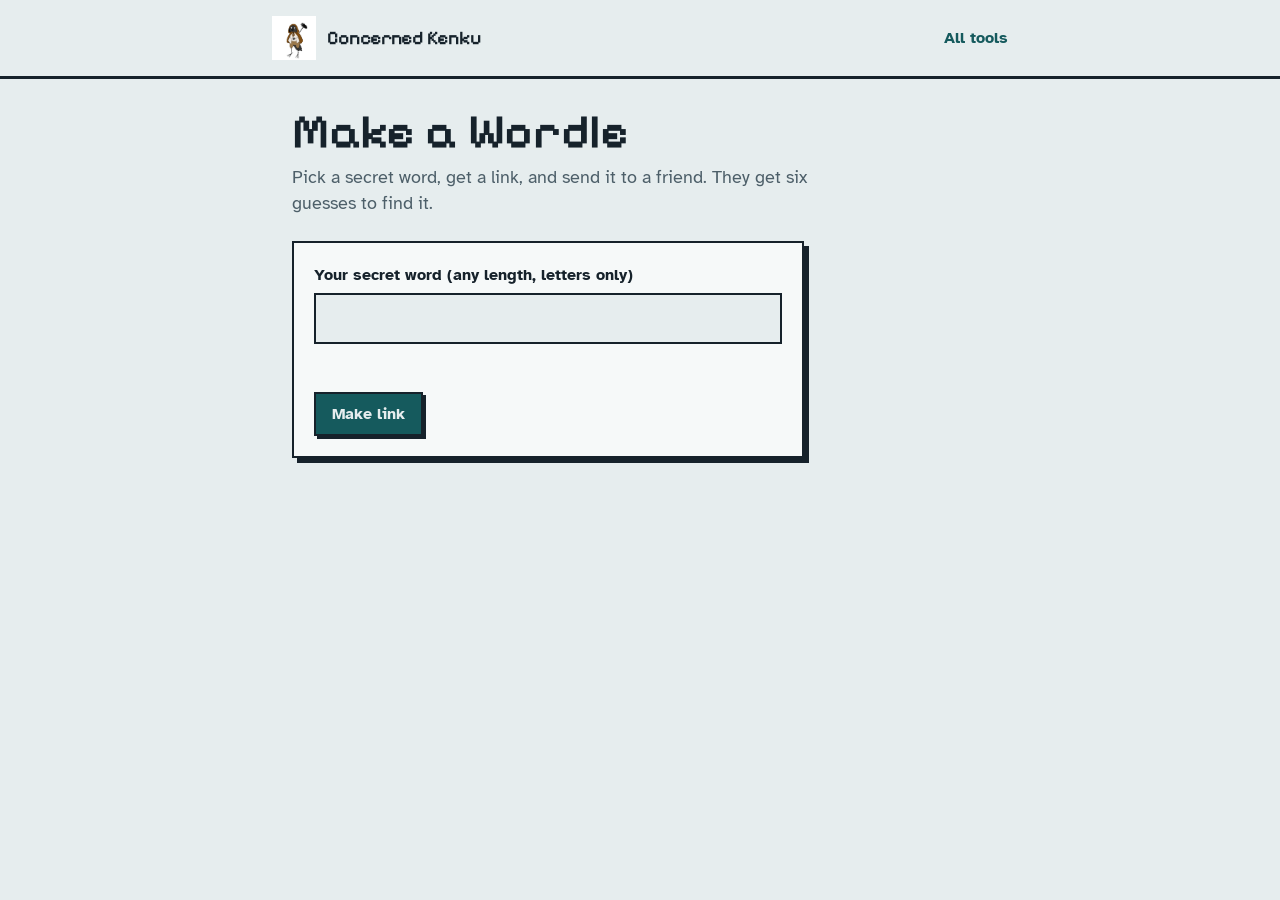
<file: tools/worlde.html>
<!DOCTYPE html>
<html lang="en">
<head>
<meta charset="UTF-8">
<meta name="viewport" content="width=device-width, initial-scale=1, viewport-fit=cover">
<title>Make a Wordle – Concerned Kenku</title>
<link rel="icon" href="../assets/Kenku.png">
<link rel="preconnect" href="https://fonts.googleapis.com">
<link rel="preconnect" href="https://fonts.gstatic.com" crossorigin>
<link href="https://fonts.googleapis.com/css2?family=Atkinson+Hyperlegible:wght@400;700&family=Pixelify+Sans:wght@500;600&display=swap" rel="stylesheet">
<style>
  :root{
    --bg:#e6edee; --surface:#f6f9f9; --ink:#16222b; --muted:#4d5f69;
    --teal:#1f7f82; --teal-dark:#155a5d; --line:#16222b;
    --ok:#1f7f82; --ok-ink:#fff; --near:#d9a92a; --near-ink:#16222b; --miss:#5b6b73; --miss-ink:#fff;
    color-scheme:light;
  }
  @media (prefers-color-scheme: dark){
    :root{ --bg:#131c22; --surface:#1b2830; --ink:#e4eef0; --muted:#9fb2ba; --teal:#4cc3c3; --teal-dark:#7fdada; --line:#4cc3c3;
      --ok:#1f8f92; --miss:#3a4b54; color-scheme:dark; }
  }
  *{box-sizing:border-box;}
  body{ margin:0; background:var(--bg); color:var(--ink); font-family:'Atkinson Hyperlegible',system-ui,-apple-system,'Segoe UI',sans-serif; font-size:1rem; line-height:1.5; }
  :focus-visible{ outline:3px solid var(--teal); outline-offset:2px; }

  .site-header{ padding:1rem 1.25rem; border-bottom:3px solid var(--line); }
  .site-header .inner{ max-width:46rem; margin:0 auto; display:flex; align-items:center; justify-content:space-between; gap:1rem; }
  .brand{ display:flex; align-items:center; gap:.7rem; color:inherit; text-decoration:none; font-family:'Pixelify Sans','Courier New',monospace; font-size:1.2rem; font-weight:600; }
  .brand img{ height:44px; width:auto; max-width:44px; object-fit:contain; display:block; }
  .back{ font-weight:700; color:var(--teal-dark); text-decoration:none; }
  .back:hover{ text-decoration:underline; }

  main{ max-width:46rem; margin:0 auto; padding:1.75rem 1.25rem 3rem; }
  h1{ margin:0 0 .4rem; font-family:'Pixelify Sans','Courier New',monospace; font-size:clamp(2rem,7vw,3rem); line-height:1.05; font-weight:600; }
  .sub{ margin:0 0 1.5rem; color:var(--muted); font-size:1.1rem; max-width:34rem; }
  [hidden]{ display:none !important; }

  .panel{ background:var(--surface); border:2px solid var(--line); box-shadow:5px 5px 0 var(--line); padding:1.25rem; max-width:32rem; }
  label{ display:block; font-weight:700; margin-bottom:.4rem; }
  input[type=text]{ width:100%; font:inherit; font-size:1.3rem; letter-spacing:.2em; text-transform:uppercase; padding:.5rem .7rem; background:var(--bg); color:var(--ink); border:2px solid var(--line); border-radius:0; }
  .row{ display:flex; flex-wrap:wrap; gap:.75rem; margin-top:1rem; align-items:center; }
  button, .btn{
    font:inherit; font-weight:700; cursor:pointer; padding:.5rem 1rem; text-decoration:none; display:inline-block;
    color:var(--bg); background:var(--teal-dark); border:2px solid var(--line); border-radius:0;
    box-shadow:3px 3px 0 var(--line); transition:transform .1s, box-shadow .1s;
  }
  button:hover, .btn:hover{ transform:translate(2px,2px); box-shadow:1px 1px 0 var(--line); }
  button.secondary, .btn.secondary{ color:var(--ink); background:var(--surface); }
  .error{ color:#c0392b; font-weight:700; margin:.6rem 0 0; min-height:1.4em; }
  @media (prefers-color-scheme: dark){ .error{ color:#ff8a7a; } }
  .linkbox{ margin-top:1.25rem; padding-top:1.25rem; border-top:2px dashed var(--line); }
  .note{ color:var(--muted); font-size:.9rem; margin:.9rem 0 0; }

  /* game */
  .toast{ min-height:1.6em; text-align:center; font-weight:700; margin:0 0 .75rem; }
  .board{ display:grid; gap:6px; justify-content:center; margin:0 auto 1.5rem; --len:5;
    --tile:max(1.7rem, min(3.8rem, calc((min(100vw, 30rem) - 3rem - (var(--len) - 1) * 6px) / var(--len))));
    justify-content:safe center; overflow-x:auto; max-width:100%; padding-bottom:.25rem; }
  .rowg{ display:grid; grid-template-columns:repeat(var(--len), var(--tile)); gap:6px; }
  .tile{ height:var(--tile); display:flex; align-items:center; justify-content:center; font-family:'Pixelify Sans','Courier New',monospace; font-size:calc(var(--tile) * .55); font-weight:600; text-transform:uppercase;
    background:var(--surface); border:2px solid var(--muted); color:var(--ink); }
  .tile.filled{ border-color:var(--line); }
  .tile.c, .tile.p, .tile.a{ border-color:transparent; animation:flip .5s ease both; animation-delay:calc(var(--i) * .25s); }
  .tile.c{ background:var(--ok); color:var(--ok-ink); }
  .tile.p{ background:var(--near); color:var(--near-ink); }
  .tile.a{ background:var(--miss); color:var(--miss-ink); }
  @keyframes flip{ 0%{ transform:rotateX(0); } 50%{ transform:rotateX(90deg); } 100%{ transform:rotateX(0); } }
  .rowg.shake{ animation:shake .4s; }
  @keyframes shake{ 0%,100%{ transform:translateX(0); } 20%,60%{ transform:translateX(-6px); } 40%,80%{ transform:translateX(6px); } }

  .kb{ display:grid; gap:6px; max-width:30rem; margin:0 auto; }
  .kbrow{ display:flex; gap:5px; justify-content:center; }
  .key{ flex:1 1 0; min-width:0; height:3.2rem; padding:0; font-size:.95rem; color:var(--ink); background:var(--surface); box-shadow:2px 2px 0 var(--line); }
  .key.wide{ flex:1.6 1 0; font-size:.8rem; }
  .key.c{ background:var(--ok); color:var(--ok-ink); }
  .key.p{ background:var(--near); color:var(--near-ink); }
  .key.a{ background:var(--miss); color:var(--miss-ink); opacity:.85; }

  .result{ text-align:center; margin:1.5rem auto 0; max-width:28rem; }
  .result h2{ margin:0 0 .3rem; font-family:'Pixelify Sans','Courier New',monospace; font-size:1.6rem; font-weight:600; }
  .result .row{ justify-content:center; }

  @media (prefers-reduced-motion: reduce){ .tile, .rowg.shake{ animation:none !important; } button, .btn{ transition:none; } }
</style>
</head>
<body>

<header class="site-header">
  <div class="inner">
    <a class="brand" href="../index.html">
      <img src="../assets/Kenku.png" alt="">
      <span>Concerned Kenku</span>
    </a>
    <a class="back" href="../index.html">All tools</a>
  </div>
</header>

<main>

  <!-- CREATE MODE -->
  <section id="create">
    <h1>Make a Wordle</h1>
    <p class="sub">Pick a secret word, get a link, and send it to a friend. They get six guesses to find it.</p>
    <div class="panel">
      <label for="wordInput">Your secret word (any length, letters only)</label>
      <input type="text" id="wordInput" autocomplete="off" autocapitalize="off" spellcheck="false">
      <p class="error" id="createError" role="alert"></p>
      <div class="row"><button id="makeBtn">Make link</button></div>
      <div class="linkbox" id="linkBox" hidden>
        <label for="linkOut">Share this link</label>
        <input type="text" id="linkOut" readonly style="letter-spacing:0; text-transform:none; font-size:1rem;">
        <div class="row">
          <button id="copyBtn">Copy link</button>
          <a class="btn secondary" id="tryLink" href="#">Try it yourself</a>
        </div>
        <p class="note">The word is scrambled inside the link, so it isn't readable at a glance. Anyone determined enough could still decode it.</p>
      </div>
    </div>
  </section>

  <!-- PLAY MODE -->
  <section id="play" hidden>
    <h1>Wordle</h1>
    <p class="sub" id="playSub"></p>
    <p class="toast" id="toast" role="status" aria-live="polite"></p>
    <div class="board" id="board" aria-label="Guess board"></div>
    <div class="kb" id="kb"></div>
    <div class="result" id="result" hidden>
      <h2 id="resultTitle"></h2>
      <p id="resultText" class="sub" style="margin:0 auto 1rem;"></p>
      <div class="row">
        <button id="shareBtn">Copy my result</button>
        <a class="btn secondary" href="wordle.html">Make your own</a>
      </div>
    </div>
  </section>

</main>

<script>
(function(){
  const $ = id => document.getElementById(id);
  const A = 'abcdefghijklmnopqrstuvwxyz';
  const MAX_TRIES = 6;

  /* ---------- link encoding: a salt letter, then each letter shifted by a different amount ---------- */
  function encode(word){
    const salt = Math.floor(Math.random()*26);
    let out = A[salt];
    for(let i=0;i<word.length;i++){
      out += A[(A.indexOf(word[i]) + salt + i*7 + 3) % 26];
    }
    return out;
  }
  function decode(code){
    if(!/^[a-z]{2,}$/.test(code)) return null;
    const salt = A.indexOf(code[0]);
    let out = '';
    for(let i=1;i<code.length;i++){
      out += A[(((A.indexOf(code[i]) - salt - (i-1)*7 - 3) % 26) + 26) % 26];
    }
    return out;
  }
  function codeFromHash(){
    return location.hash.replace(/^#\/?/, '').replace(/^\?/, '').toLowerCase();
  }

  /* ---------- create mode ---------- */
  function showCreate(msg){
    $('play').hidden = true; $('create').hidden = false;
    document.title = 'Make a Wordle – Concerned Kenku';
    $('createError').textContent = msg || '';
  }
  $('makeBtn').addEventListener('click', ()=>{
    const w = $('wordInput').value.trim().toLowerCase();
    if(!/^[a-z]+$/.test(w)){ $('createError').textContent = 'Use letters A to Z only, with no spaces.'; return; }
    $('createError').textContent = '';
    const url = location.origin + location.pathname + '#' + encode(w);
    $('linkOut').value = url;
    $('tryLink').href = url;
    $('linkBox').hidden = false;
    $('linkOut').select();
  });
  $('wordInput').addEventListener('keydown', e=>{ if(e.key==='Enter') $('makeBtn').click(); });
  $('copyBtn').addEventListener('click', async ()=>{
    const v = $('linkOut').value;
    try{ await navigator.clipboard.writeText(v); $('copyBtn').textContent = 'Copied!'; }
    catch(e){ $('linkOut').select(); document.execCommand('copy'); $('copyBtn').textContent = 'Copied!'; }
    setTimeout(()=> $('copyBtn').textContent = 'Copy link', 1500);
  });
  $('tryLink').addEventListener('click', ()=>{ setTimeout(route, 0); });

  /* ---------- play mode ---------- */
  let target='', len=5, row=0, col=0, over=false, guesses=[], marks=[], keyState={};
  const board = $('board'), kb = $('kb'), toast = $('toast');

  function startGame(word){
    target = word; len = word.length; row = 0; col = 0; over = false; guesses = []; marks = []; keyState = {};
    guesses = Array.from({length:MAX_TRIES}, ()=>[]);
    $('create').hidden = true; $('play').hidden = false; $('result').hidden = true;
    document.title = 'Wordle – Concerned Kenku';
    $('playSub').textContent = 'Someone made this one for you. It\'s a ' + len + '-letter word and you have ' + MAX_TRIES + ' guesses.';
    toast.textContent = '';
    board.style.setProperty('--len', len);
    board.innerHTML = '';
    for(let r=0;r<MAX_TRIES;r++){
      const rowEl = document.createElement('div'); rowEl.className = 'rowg';
      for(let c=0;c<len;c++){
        const t = document.createElement('div'); t.className = 'tile'; t.style.setProperty('--i', c); rowEl.appendChild(t);
      }
      board.appendChild(rowEl);
    }
    buildKeyboard();
  }
  function buildKeyboard(){
    kb.innerHTML = '';
    const rows = ['qwertyuiop','asdfghjkl','+zxcvbnm-'];
    rows.forEach(r=>{
      const rEl = document.createElement('div'); rEl.className = 'kbrow';
      r.split('').forEach(k=>{
        const b = document.createElement('button');
        b.className = 'key';
        if(k==='+'){ b.textContent='Enter'; b.classList.add('wide'); b.dataset.k='Enter'; }
        else if(k==='-'){ b.textContent='Delete'; b.classList.add('wide'); b.dataset.k='Backspace'; b.setAttribute('aria-label','Delete'); }
        else { b.textContent=k; b.dataset.k=k; }
        b.addEventListener('click', ()=> press(b.dataset.k));
        rEl.appendChild(b);
      });
      kb.appendChild(rEl);
    });
  }
  function say(msg){ toast.textContent = msg; }
  function tiles(r){ return board.children[r].children; }

  function press(k){
    if($('play').hidden || over) return;
    if(k==='Enter') return submit();
    if(k==='Backspace'){
      if(col>0){ col--; guesses[row].pop(); const t = tiles(row)[col]; t.textContent=''; t.classList.remove('filled'); }
      return;
    }
    if(/^[a-z]$/.test(k) && col<len){
      guesses[row].push(k); const t = tiles(row)[col]; t.textContent = k; t.classList.add('filled'); col++;
    }
  }
  document.addEventListener('keydown', e=>{
    if(e.ctrlKey||e.metaKey||e.altKey) return;
    const t = e.target.tagName;
    if(t==='INPUT'||t==='TEXTAREA') return;
    if(e.key==='Enter' && t==='BUTTON') return;
    if(e.key==='Enter'||e.key==='Backspace'){ if(!$('play').hidden){ e.preventDefault(); press(e.key); } }
    else if(/^[a-zA-Z]$/.test(e.key)) press(e.key.toLowerCase());
  });

  function score(guess){
    const res = Array(len).fill('a'), left = {};
    for(let i=0;i<len;i++){ if(guess[i]===target[i]) res[i]='c'; else left[target[i]] = (left[target[i]]||0)+1; }
    for(let i=0;i<len;i++){ if(res[i]!=='c' && left[guess[i]]>0){ res[i]='p'; left[guess[i]]--; } }
    return res;
  }
  function submit(){
    if(col<len){
      say('Not enough letters');
      const el = board.children[row]; el.classList.remove('shake'); void el.offsetWidth; el.classList.add('shake');
      return;
    }
    say('');
    const g = guesses[row].join(''), res = score(g);
    marks.push(res);
    const ts = tiles(row);
    for(let i=0;i<len;i++){
      ts[i].classList.add(res[i]);
      const k = g[i], rank = {a:1,p:2,c:3};
      if(!keyState[k] || rank[res[i]]>rank[keyState[k]]) keyState[k] = res[i];
    }
    const delay = len*250 + 300;
    setTimeout(()=>{
      kb.querySelectorAll('.key').forEach(b=>{
        const s = keyState[b.dataset.k]; if(s){ b.classList.remove('a','p','c'); b.classList.add(s); }
      });
    }, delay);
    if(g===target){ over = true; setTimeout(()=>finish(true), delay); return; }
    row++; col = 0;
    if(row===MAX_TRIES){ over = true; setTimeout(()=>finish(false), delay); }
  }
  function finish(won){
    $('result').hidden = false;
    if(won){
      $('resultTitle').textContent = 'You got it!';
      $('resultText').textContent = 'Solved in ' + marks.length + ' of ' + MAX_TRIES + '.';
    } else {
      $('resultTitle').textContent = 'Out of guesses';
      $('resultText').textContent = 'The word was ' + target.toUpperCase() + '.';
    }
    $('result').scrollIntoView({behavior:'smooth', block:'nearest'});
  }
  $('shareBtn').addEventListener('click', async ()=>{
    const em = {c:'🟩', p:'🟨', a:'⬛'};
    const won = marks.length && marks[marks.length-1].every(x=>x==='c');
    const lines = marks.map(m=>m.map(x=>em[x]).join(''));
    const text = 'Wordle ' + (won ? marks.length : 'X') + '/' + MAX_TRIES + '\n' + lines.join('\n') + '\n' + location.origin + location.pathname;
    try{ await navigator.clipboard.writeText(text); $('shareBtn').textContent = 'Copied!'; }
    catch(e){ $('shareBtn').textContent = 'Copy failed'; }
    setTimeout(()=> $('shareBtn').textContent = 'Copy my result', 1500);
  });

  /* ---------- routing ---------- */
  function route(){
    const code = codeFromHash();
    if(!code){ showCreate(); return; }
    const w = decode(code);
    if(!w){ showCreate('That link doesn\'t look right. You can make a new one here.'); return; }
    startGame(w);
  }
  window.addEventListener('hashchange', route);
  route();
})();
</script>
</body>
</html>
</file>
<file: assets/style.css>
:root {
  --bg: #e6edee;
  --surface: #f6f9f9;
  --ink: #16222b;
  --muted: #4d5f69;
  --teal: #1f7f82;
  --teal-dark: #155a5d;
  --line: #16222b;
  color-scheme: light;
}

@media (prefers-color-scheme: dark) {
  :root:not([data-theme="light"]) {
    --bg: #131c22;
    --surface: #1b2830;
    --ink: #e4eef0;
    --muted: #9fb2ba;
    --teal: #4cc3c3;
    --teal-dark: #7fdada;
    --line: #4cc3c3;
    color-scheme: dark;
  }
}

* { box-sizing: border-box; }

html { scroll-padding-top: 1rem; }

body {
  margin: 0;
  background: var(--bg);
  color: var(--ink);
  font-family: "Atkinson Hyperlegible", system-ui, -apple-system, "Segoe UI", sans-serif;
  font-size: 1.0625rem;
  line-height: 1.55;
}

a { color: inherit; }

:focus-visible {
  outline: 3px solid var(--teal);
  outline-offset: 3px;
}

.wrap {
  max-width: 46rem;
  margin: 0 auto;
  padding: 0 1.25rem;
}

/* Header */
.site-header {
  padding: 1.25rem 0;
  border-bottom: 3px solid var(--line);
}

.site-header .wrap {
  display: flex;
  align-items: center;
  justify-content: space-between;
  gap: 1rem;
}

.brand {
  display: flex;
  align-items: center;
  gap: 0.75rem;
  text-decoration: none;
  font-family: "Pixelify Sans", "Courier New", monospace;
  font-size: 1.35rem;
  font-weight: 600;
}

.brand img {
  height: 64px;
  width: auto;
  max-width: 64px;
  object-fit: contain;
  display: block;
}

.yt-link {
  display: inline-flex;
  align-items: center;
  gap: 0.5rem;
  padding: 0.5rem 0.9rem;
  border: 2px solid var(--line);
  background: var(--surface);
  text-decoration: none;
  font-weight: 700;
  font-size: 0.95rem;
  box-shadow: 3px 3px 0 var(--line);
  transition: transform 0.1s, box-shadow 0.1s;
}

.yt-link:hover {
  transform: translate(2px, 2px);
  box-shadow: 1px 1px 0 var(--line);
}

.yt-link svg { width: 1.25rem; height: 1.25rem; fill: #d62f2f; }

/* Intro */
.intro { padding: 3.5rem 0 2rem; }

.intro h1 {
  margin: 0 0 0.75rem;
  font-family: "Pixelify Sans", "Courier New", monospace;
  font-size: clamp(2.25rem, 7vw, 3.5rem);
  line-height: 1.05;
  font-weight: 600;
  letter-spacing: -0.01em;
}

.intro p {
  margin: 0;
  max-width: 34rem;
  color: var(--muted);
  font-size: 1.15rem;
}

/* Tool list */
.tools {
  list-style: none;
  margin: 0;
  padding: 0 0 4rem;
  display: grid;
  gap: 1.25rem;
}

.tool {
  display: grid;
  grid-template-columns: 1fr auto;
  align-items: center;
  gap: 0.25rem 1.25rem;
  padding: 1.25rem 1.4rem;
  background: var(--surface);
  border: 2px solid var(--line);
  box-shadow: 5px 5px 0 var(--line);
  text-decoration: none;
  transition: transform 0.1s, box-shadow 0.1s;
}

.tool:hover {
  transform: translate(3px, 3px);
  box-shadow: 2px 2px 0 var(--line);
}

.tool h2 {
  margin: 0;
  font-family: "Pixelify Sans", "Courier New", monospace;
  font-size: 1.5rem;
  font-weight: 600;
  color: var(--teal-dark);
}

.tool p {
  grid-column: 1;
  margin: 0;
  color: var(--muted);
}

.tool .open {
  grid-column: 2;
  grid-row: 1 / span 2;
  font-weight: 700;
  color: var(--teal-dark);
  white-space: nowrap;
}

.tool:hover .open { text-decoration: underline; }

/* Footer */
.site-footer {
  padding: 1.5rem 0 2.5rem;
  border-top: 3px solid var(--line);
  color: var(--muted);
  font-size: 0.95rem;
}

@media (max-width: 30rem) {
  .brand span { font-size: 1.1rem; }
  .yt-link span { display: none; }
  .tool { grid-template-columns: 1fr; }
  .tool .open { grid-column: 1; grid-row: auto; margin-top: 0.4rem; }
}

@media (prefers-reduced-motion: reduce) {
  .tool, .yt-link { transition: none; }
}
</file>
